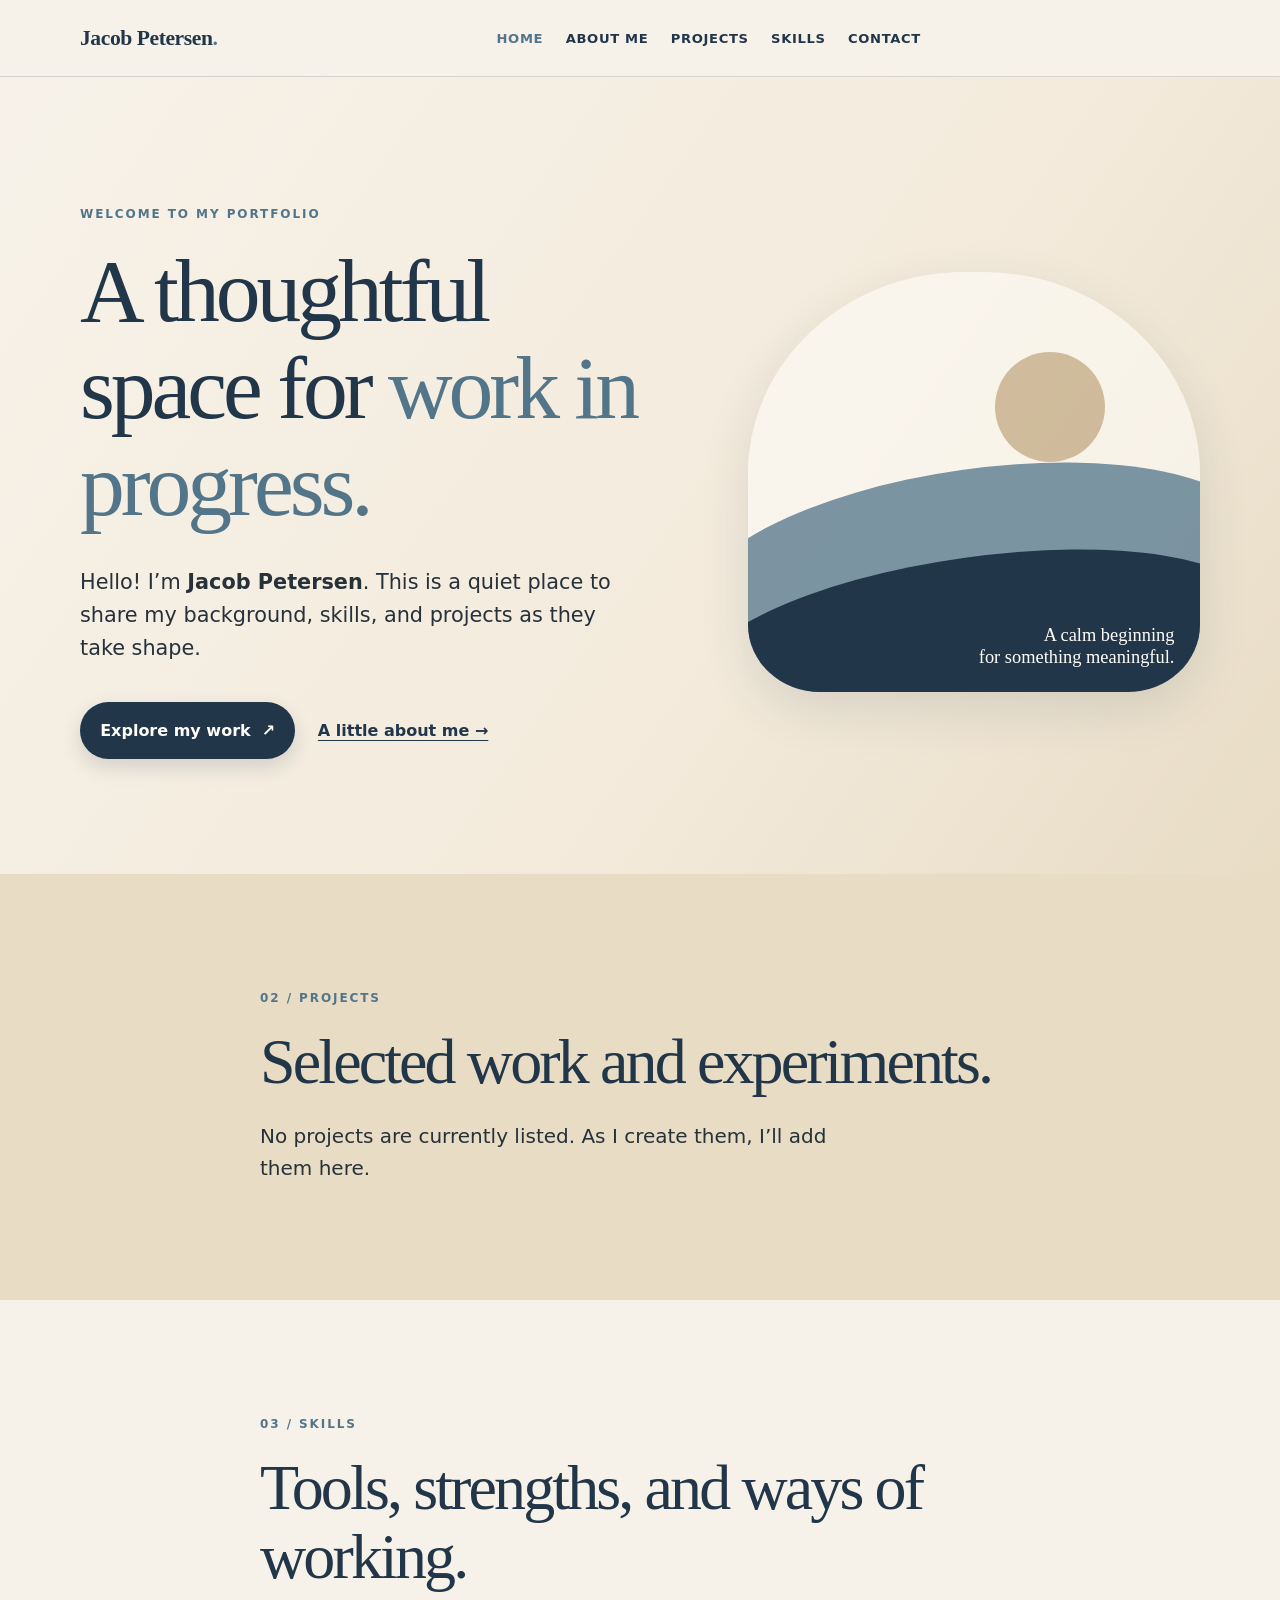
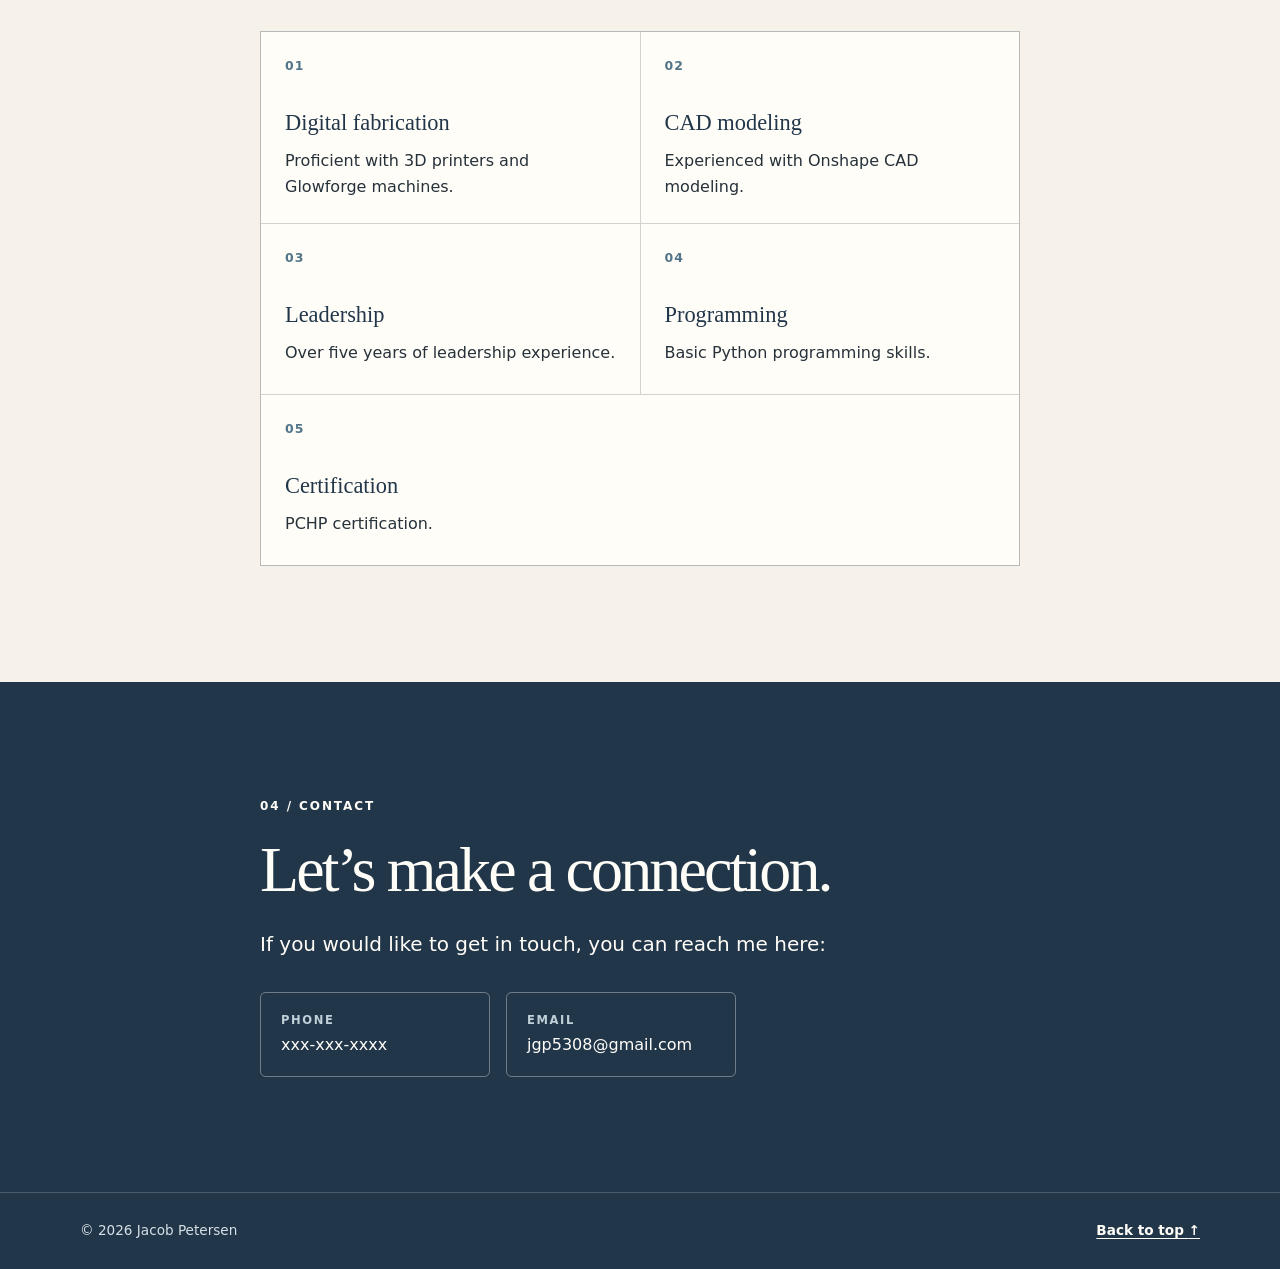
<file: index.html>
<!doctype html>
<html lang="en">
  <head>
    <meta charset="utf-8" />
    <meta name="viewport" content="width=device-width, initial-scale=1" />
    <meta
      name="description"
      content="A personal portfolio homepage. Personal details and project content will be added soon."
    />
    <title>Portfolio | Home</title>
    <link rel="stylesheet" href="styles.css" />
  </head>
  <body>
    <a class="skip-link" href="#main-content">Skip to main content</a>

    <header class="site-header">
      <div class="container header-inner">
        <a class="brand" href="#home" aria-label="Portfolio home">Jacob Petersen<span>.</span></a>
        <div class="header-controls">
          <button class="menu-toggle" type="button" aria-expanded="false" aria-controls="primary-menu">Menu</button>
        </div>
        <nav aria-label="Primary navigation">
          <ul class="nav-list" id="primary-menu">
            <li><a class="nav-link active" href="#home" aria-current="page">Home</a></li>
            <li><a class="nav-link" href="about.html">About Me</a></li>
            <li><a class="nav-link" href="#projects">Projects</a></li>
            <li><a class="nav-link" href="#skills">Skills</a></li>
            <li><a class="nav-link" href="#contact">Contact</a></li>
          </ul>
        </nav>
      </div>
    </header>

    <main id="main-content">
      <section class="hero" id="home" aria-labelledby="hero-title">
        <div class="container hero-grid">
          <div class="hero-copy">
            <p class="eyebrow">Welcome to my portfolio</p>
            <h1 id="hero-title">A thoughtful space for <em>work in progress.</em></h1>
            <p class="hero-intro">
              Hello! I’m <strong>Jacob Petersen</strong>. This is a quiet place to share my background,
              skills, and projects as they take shape.
            </p>
            <div class="hero-actions" aria-label="Portfolio shortcuts">
              <a class="button button-primary" href="#projects">Explore my work <span aria-hidden="true">↗</span></a>
              <a class="text-link" href="about.html">A little about me <span aria-hidden="true">→</span></a>
            </div>
          </div>

          <div class="hero-art" aria-hidden="true">
            <div class="sun"></div>
            <div class="wave wave-back"></div>
            <div class="wave wave-front"></div>
            <div class="hero-caption">A calm beginning<br />for something meaningful.</div>
          </div>
        </div>
      </section>

      <section class="section section-sand" id="projects" aria-labelledby="projects-title">
        <div class="container narrow-section">
          <p class="eyebrow">02 / Projects</p>
          <h2 id="projects-title">Selected work and experiments.</h2>
          <p class="section-lede">No projects are currently listed. As I create them, I’ll add them here.</p>
        </div>
      </section>

      <section class="section section-light" id="skills" aria-labelledby="skills-title">
        <div class="container narrow-section">
          <p class="eyebrow">03 / Skills</p>
          <h2 id="skills-title">Tools, strengths, and ways of working.</h2>
          <div class="skill-grid" aria-label="Jacob Petersen's skills">
            <article class="skill-card">
              <p class="skill-number">01</p>
              <h3>Digital fabrication</h3>
              <p>Proficient with 3D printers and Glowforge machines.</p>
            </article>
            <article class="skill-card">
              <p class="skill-number">02</p>
              <h3>CAD modeling</h3>
              <p>Experienced with Onshape CAD modeling.</p>
            </article>
            <article class="skill-card">
              <p class="skill-number">03</p>
              <h3>Leadership</h3>
              <p>Over five years of leadership experience.</p>
            </article>
            <article class="skill-card">
              <p class="skill-number">04</p>
              <h3>Programming</h3>
              <p>Basic Python programming skills.</p>
            </article>
            <article class="skill-card">
              <p class="skill-number">05</p>
              <h3>Certification</h3>
              <p>PCHP certification.</p>
            </article>
          </div>
        </div>
      </section>

      <section class="section section-blue" id="contact" aria-labelledby="contact-title">
        <div class="container narrow-section">
          <p class="eyebrow">04 / Contact</p>
          <h2 id="contact-title">Let’s make a connection.</h2>
          <p class="section-lede">If you would like to get in touch, you can reach me here:</p>
          <div class="contact-links" aria-label="Contact information">
            <div class="contact-link">
              <span class="contact-label">Phone</span>
              <span>xxx-xxx-xxxx</span>
            </div>
            <a class="contact-link" href="mailto:jgp5308@gmail.com">
              <span class="contact-label">Email</span>
              <span>jgp5308@gmail.com</span>
            </a>
          </div>
        </div>
      </section>
    </main>

    <footer class="site-footer">
      <div class="container footer-inner">
        <p>© 2026 Jacob Petersen</p>
        <a class="text-link" href="#home">Back to top <span aria-hidden="true">↑</span></a>
      </div>
    </footer>
    <script src="script.js" defer></script>
  </body>
</html>
</file>
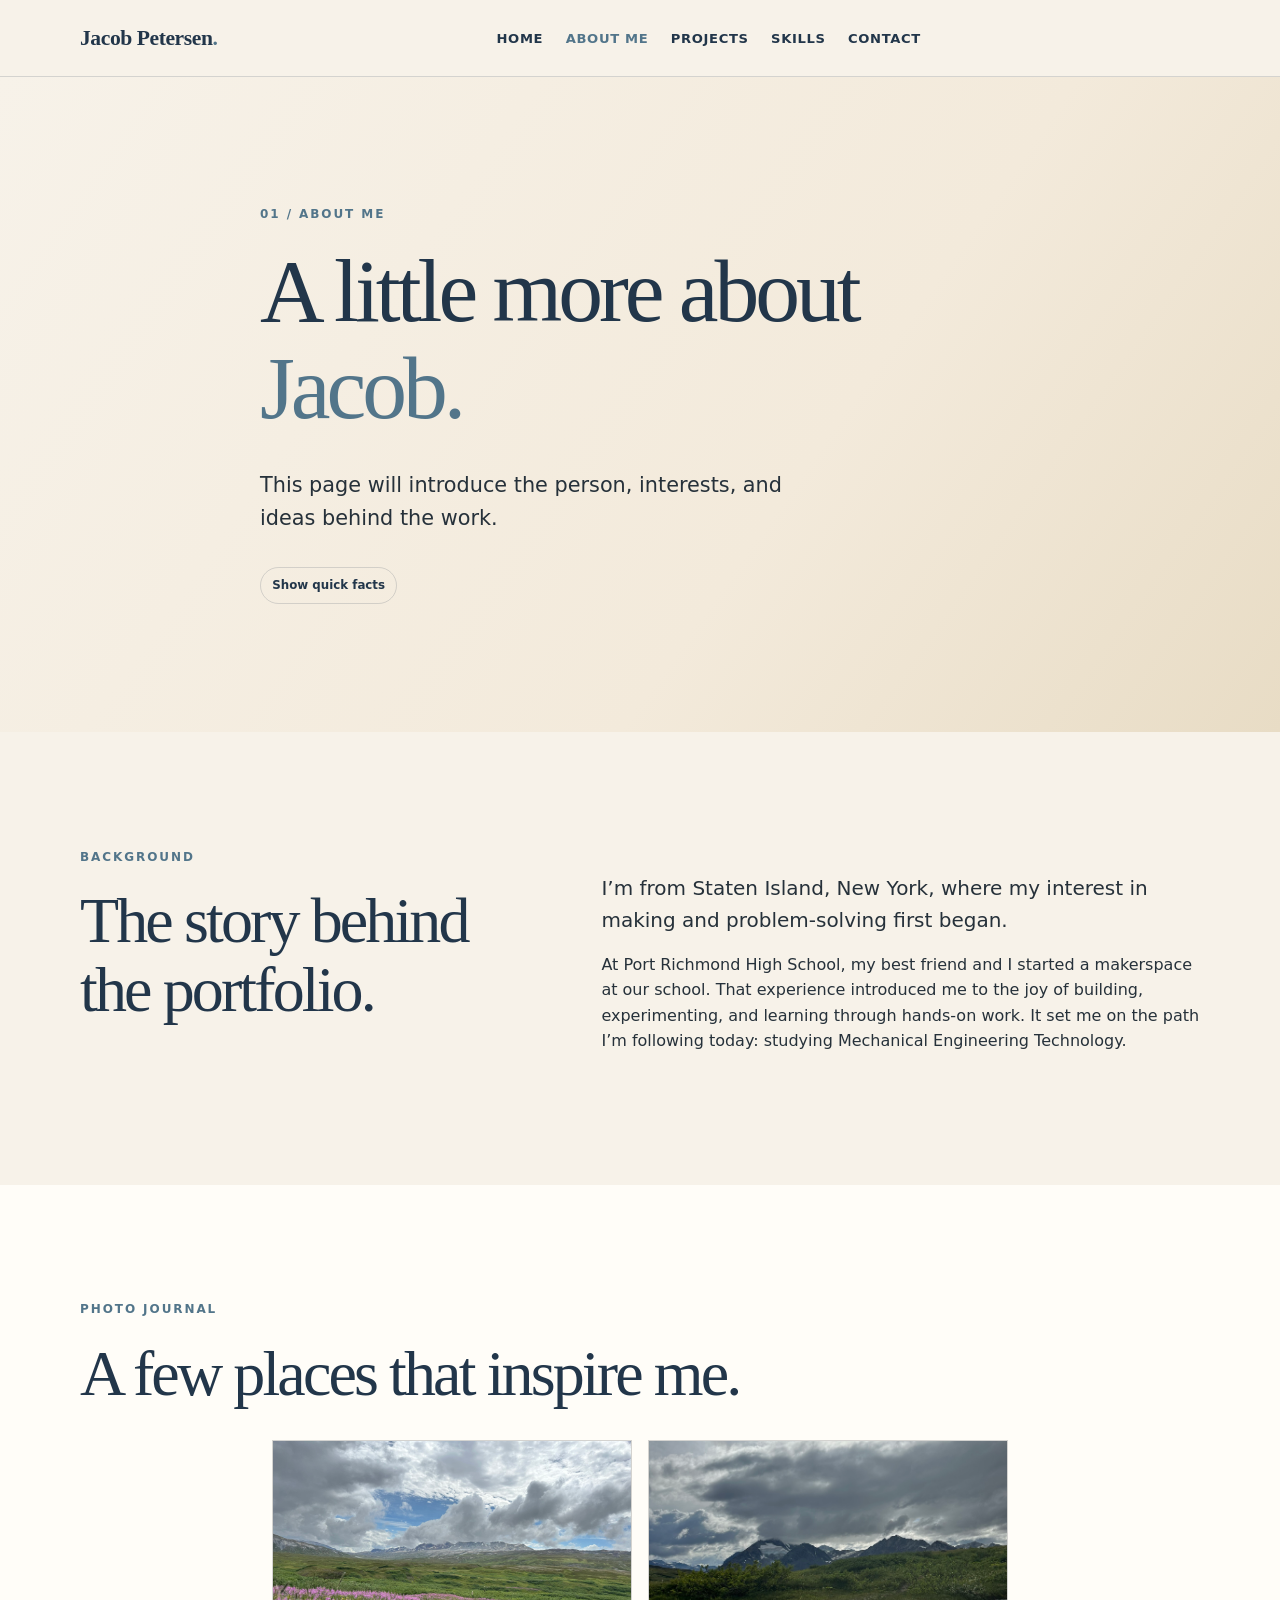
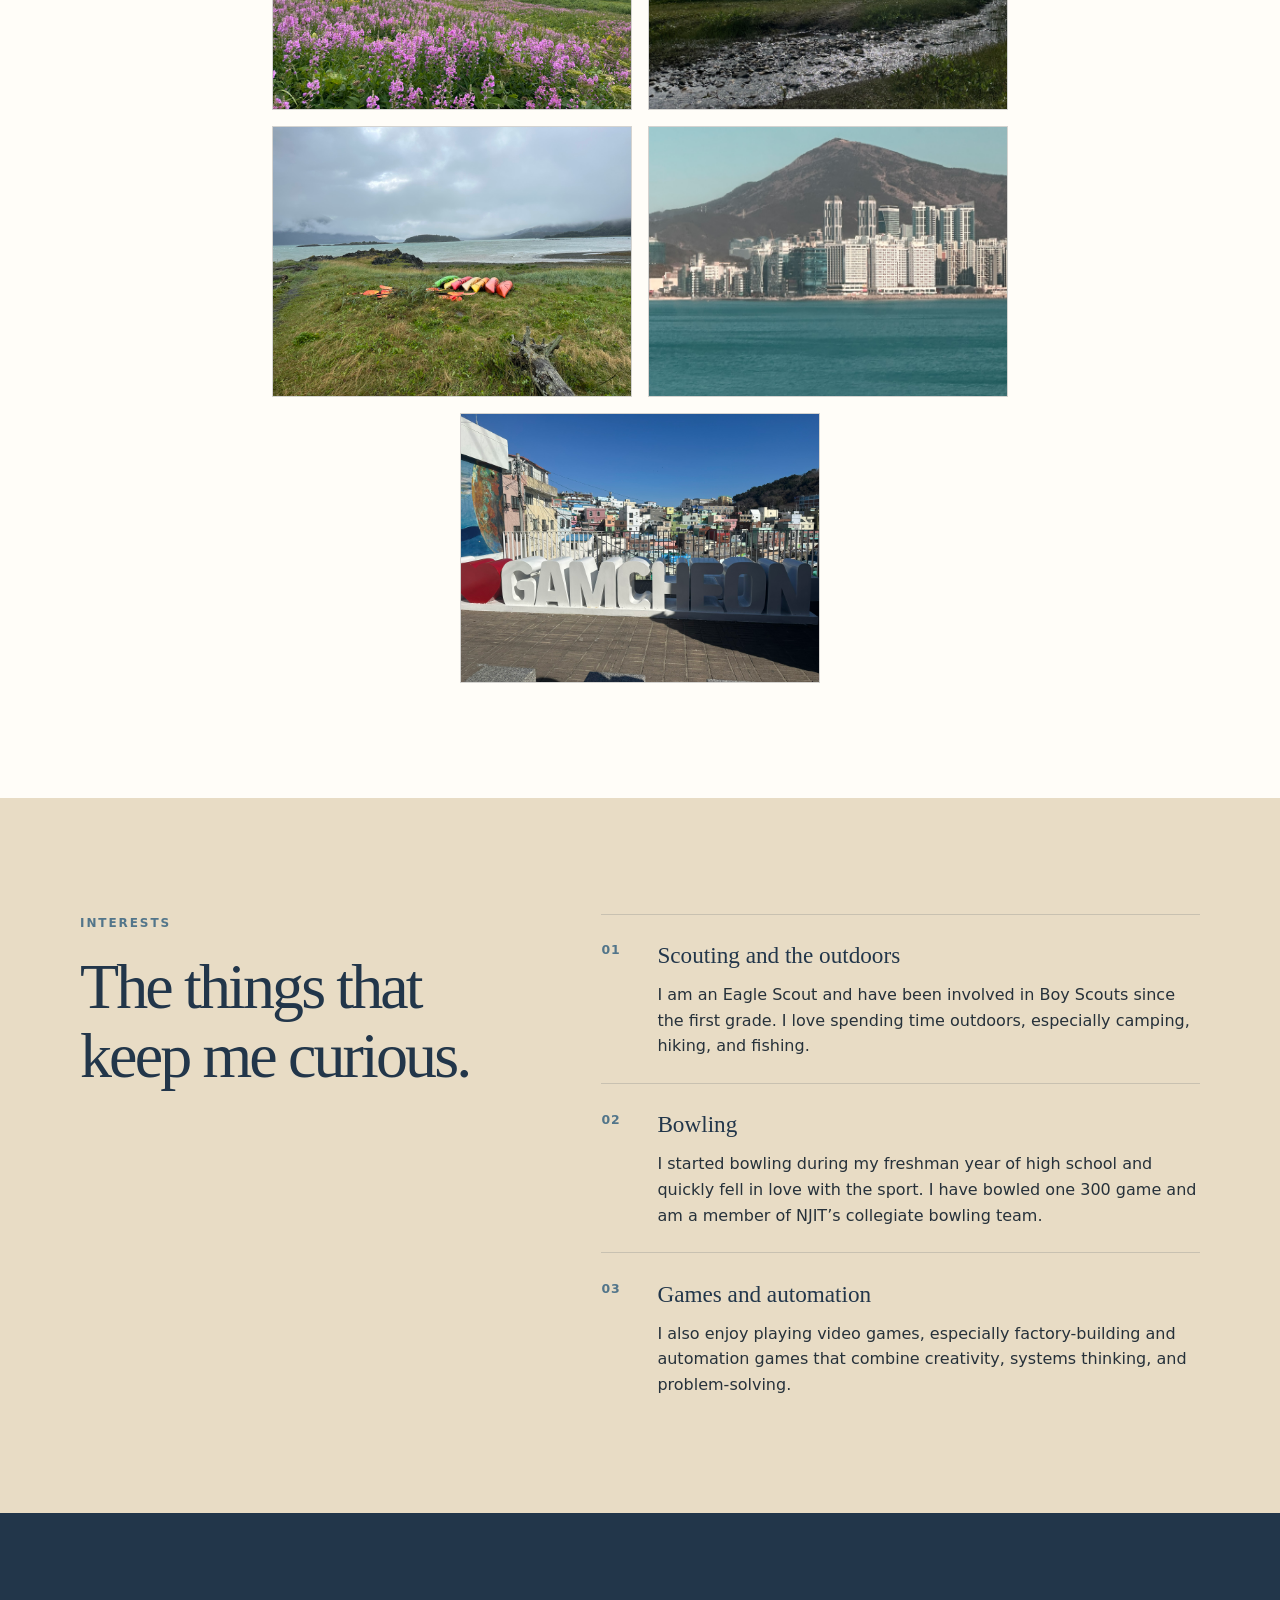
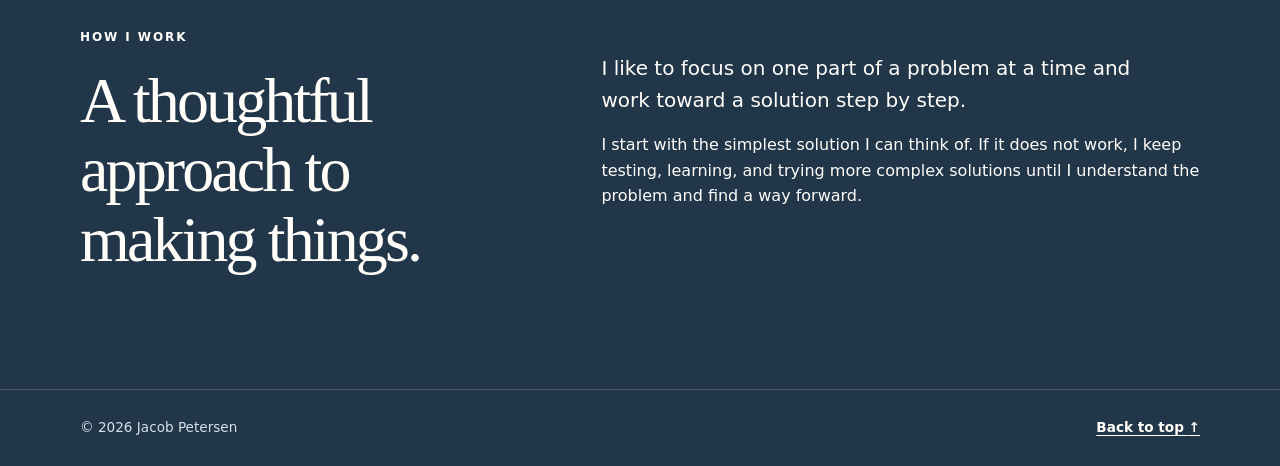
<file: about.html>
<!doctype html>
<html lang="en">
  <head>
    <meta charset="utf-8" />
    <meta name="viewport" content="width=device-width, initial-scale=1" />
    <meta
      name="description"
      content="About Jacob Petersen — background, interests, and ways of working."
    />
    <title>About Me | Jacob Petersen</title>
    <link rel="stylesheet" href="styles.css" />
  </head>
  <body>
    <a class="skip-link" href="#main-content">Skip to main content</a>

    <header class="site-header">
      <div class="container header-inner">
        <a class="brand" href="index.html#home" aria-label="Jacob Petersen portfolio home">Jacob Petersen<span>.</span></a>
        <div class="header-controls">
          <button class="menu-toggle" type="button" aria-expanded="false" aria-controls="primary-menu">Menu</button>
        </div>
        <nav aria-label="Primary navigation">
          <ul class="nav-list" id="primary-menu">
            <li><a class="nav-link" href="index.html#home">Home</a></li>
            <li><a class="nav-link active" href="about.html" aria-current="page">About Me</a></li>
            <li><a class="nav-link" href="index.html#projects">Projects</a></li>
            <li><a class="nav-link" href="index.html#skills">Skills</a></li>
            <li><a class="nav-link" href="index.html#contact">Contact</a></li>
          </ul>
        </nav>
      </div>
    </header>

    <main id="main-content">
      <section class="page-hero" aria-labelledby="about-title">
        <div class="container narrow-section">
          <p class="eyebrow">01 / About me</p>
          <h1 id="about-title">A little more about <em>Jacob.</em></h1>
          <p class="hero-intro">This page will introduce the person, interests, and ideas behind the work.</p>
          <div class="facts-module">
            <button class="facts-toggle" type="button" aria-expanded="false" aria-controls="quick-facts">Show quick facts</button>
            <div class="facts-panel" id="quick-facts" hidden>
              <div class="fact-card"><span>From</span><strong>Staten Island, NY</strong></div>
              <div class="fact-card"><span>Studying</span><strong>Mechanical Engineering Technology</strong></div>
              <div class="fact-card"><span>Known for</span><strong>Makerspaces, bowling, and building</strong></div>
            </div>
          </div>
        </div>
      </section>

      <section class="section section-light" aria-labelledby="story-title">
        <div class="container about-grid">
          <div>
            <p class="eyebrow">Background</p>
            <h2 id="story-title">The story behind the portfolio.</h2>
          </div>
          <div class="about-copy">
            <p class="section-lede">I’m from Staten Island, New York, where my interest in making and problem-solving first began.</p>
            <p>At Port Richmond High School, my best friend and I started a makerspace at our school. That experience introduced me to the joy of building, experimenting, and learning through hands-on work. It set me on the path I’m following today: studying Mechanical Engineering Technology.</p>
          </div>
        </div>
      </section>

      <section class="section section-gallery" aria-labelledby="gallery-title">
        <div class="container">
          <p class="eyebrow">Photo journal</p>
          <h2 id="gallery-title">A few places that inspire me.</h2>
          <div class="photo-grid">
            <figure class="photo-card">
              <img src="images/mountain-wildflowers.jpg" alt="A wide mountain valley covered in pink wildflowers beneath a cloudy sky" loading="lazy">
            </figure>
            <figure class="photo-card">
              <img src="images/mountain-stream.jpg" alt="A clear stream flowing through a green valley with mountains in the distance" loading="lazy">
            </figure>
            <figure class="photo-card">
              <img src="images/coastal-landscape.jpg" alt="A misty coastal landscape with a small island and colorful boats in the grass" loading="lazy">
            </figure>
            <figure class="photo-card">
              <img src="images/mountain-city.jpg" alt="A city across blue water with a large mountain behind it" loading="lazy">
            </figure>
            <figure class="photo-card">
              <img src="images/colorful-hillside.jpg" alt="A colorful hillside neighborhood viewed from a rooftop under a clear blue sky" loading="lazy">
            </figure>
          </div>
        </div>
      </section>

      <section class="section section-sand" aria-labelledby="interests-title">
        <div class="container about-grid">
          <div>
            <p class="eyebrow">Interests</p>
            <h2 id="interests-title">The things that keep me curious.</h2>
          </div>
          <div class="about-copy">
            <div class="interest-list">
              <article class="interest-item">
                <p class="interest-number">01</p>
                <div>
                  <h3>Scouting and the outdoors</h3>
                  <p>I am an Eagle Scout and have been involved in Boy Scouts since the first grade. I love spending time outdoors, especially camping, hiking, and fishing.</p>
                </div>
              </article>
              <article class="interest-item">
                <p class="interest-number">02</p>
                <div>
                  <h3>Bowling</h3>
                  <p>I started bowling during my freshman year of high school and quickly fell in love with the sport. I have bowled one 300 game and am a member of NJIT’s collegiate bowling team.</p>
                </div>
              </article>
              <article class="interest-item">
                <p class="interest-number">03</p>
                <div>
                  <h3>Games and automation</h3>
                  <p>I also enjoy playing video games, especially factory-building and automation games that combine creativity, systems thinking, and problem-solving.</p>
                </div>
              </article>
            </div>
          </div>
        </div>
      </section>

      <section class="section section-blue" aria-labelledby="values-title">
        <div class="container about-grid">
          <div>
            <p class="eyebrow">How I work</p>
            <h2 id="values-title">A thoughtful approach to making things.</h2>
          </div>
          <div class="about-copy">
            <p class="section-lede">I like to focus on one part of a problem at a time and work toward a solution step by step.</p>
            <p>I start with the simplest solution I can think of. If it does not work, I keep testing, learning, and trying more complex solutions until I understand the problem and find a way forward.</p>
          </div>
        </div>
      </section>
    </main>

    <footer class="site-footer">
      <div class="container footer-inner">
        <p>© 2026 Jacob Petersen</p>
        <a class="text-link" href="#main-content">Back to top <span aria-hidden="true">↑</span></a>
      </div>
    </footer>
    <script src="script.js" defer></script>
  </body>
</html>
</file>
<file: styles.css>
:root {
  --paper: #f7f2e9;
  --sand: #e8dcc5;
  --tan: #c6ae89;
  --navy: #22364a;
  --ocean: #52758a;
  --ink: #26313a;
  --white: #fffdf8;
  --line: rgba(34, 54, 74, 0.16);
  --shadow: 0 18px 50px rgba(34, 54, 74, 0.12);
}

* { box-sizing: border-box; }
html { scroll-behavior: smooth; }
body {
  margin: 0;
  color: var(--ink);
  background: var(--paper);
  font-family: Inter, ui-sans-serif, system-ui, -apple-system, BlinkMacSystemFont, "Segoe UI", sans-serif;
  line-height: 1.6;
}

a { color: inherit; }
.container { width: min(1120px, calc(100% - 3rem)); margin: 0 auto; }
.skip-link { position: absolute; left: 1rem; top: -4rem; z-index: 10; padding: .7rem 1rem; background: var(--navy); color: var(--white); }
.skip-link:focus { top: 1rem; }

.site-header { position: sticky; top: 0; z-index: 5; background: rgba(247, 242, 233, .94); border-bottom: 1px solid var(--line); backdrop-filter: blur(12px); }
.header-inner, .footer-inner { display: flex; align-items: center; justify-content: space-between; gap: 2rem; min-height: 76px; }
.header-controls { display: flex; align-items: center; gap: .6rem; order: 3; }
.brand { color: var(--navy); font-family: Georgia, serif; font-size: 1.35rem; font-weight: 700; text-decoration: none; letter-spacing: -.02em; }
.brand span { color: var(--ocean); }
.menu-toggle, .facts-toggle { padding: .5rem .7rem; border: 1px solid var(--line); border-radius: 999px; background: transparent; color: var(--navy); cursor: pointer; font: inherit; font-size: .74rem; font-weight: 750; }
.menu-toggle:hover, .menu-toggle:focus-visible, .facts-toggle:hover, .facts-toggle:focus-visible { border-color: var(--ocean); color: var(--ocean); }
.menu-toggle { display: none; }
.nav-list { display: flex; flex-wrap: wrap; gap: 1.4rem; padding: 0; margin: 0; list-style: none; }
.nav-link { color: var(--navy); font-size: .82rem; font-weight: 700; text-decoration: none; letter-spacing: .05em; text-transform: uppercase; }
.nav-link:hover, .nav-link:focus-visible, .nav-link.active { color: var(--ocean); }

.hero { overflow: hidden; padding: clamp(5rem, 10vw, 8rem) 0 clamp(5rem, 9vw, 8rem); background: linear-gradient(125deg, var(--paper) 0%, #f3eadb 62%, var(--sand) 100%); }
.page-hero { padding: clamp(5rem, 10vw, 8rem) 0; background: linear-gradient(125deg, var(--paper) 0%, #f3eadb 62%, var(--sand) 100%); }
.hero-grid { display: grid; grid-template-columns: minmax(0, 1fr) minmax(280px, .8fr); align-items: center; gap: clamp(3rem, 8vw, 8rem); }
.eyebrow { margin: 0 0 1.2rem; color: var(--ocean); font-size: .75rem; font-weight: 800; letter-spacing: .16em; text-transform: uppercase; }
h1, h2 { margin: 0; color: var(--navy); font-family: Georgia, "Times New Roman", serif; font-weight: 500; letter-spacing: -.045em; line-height: 1.08; }
h1 { max-width: 700px; font-size: clamp(3.3rem, 7vw, 6.2rem); }
h1 em { color: var(--ocean); font-style: normal; }
.hero-intro { max-width: 560px; margin: 2rem 0 0; font-size: clamp(1.08rem, 2vw, 1.3rem); }
.hero-actions { display: flex; flex-wrap: wrap; align-items: center; gap: 1.4rem; margin-top: 2.3rem; }
.button { display: inline-flex; gap: .7rem; align-items: center; padding: .9rem 1.2rem; border: 1px solid transparent; border-radius: 999px; font-weight: 750; text-decoration: none; }
.button-primary { background: var(--navy); color: var(--white); box-shadow: 0 8px 20px rgba(34, 54, 74, .16); }
.button-primary:hover, .button-primary:focus-visible { background: var(--ocean); }
.text-link { color: var(--navy); font-weight: 750; text-decoration-thickness: 1px; text-underline-offset: .25em; }
.text-link:hover, .text-link:focus-visible { color: var(--ocean); }
.placeholder-note { color: #65717a; font-size: .82rem; font-style: italic; }
.hero-copy > .placeholder-note { margin-top: 2.4rem; }

.hero-art { position: relative; min-height: 420px; border-radius: 48% 48% 16% 16%; background: rgba(255, 253, 248, .58); box-shadow: var(--shadow); overflow: hidden; }
.sun { position: absolute; top: 19%; right: 21%; width: 110px; aspect-ratio: 1; border-radius: 50%; background: var(--tan); opacity: .8; }
.wave { position: absolute; left: -12%; width: 125%; border-radius: 50% 50% 0 0; transform: rotate(-8deg); }
.wave-back { bottom: 5%; height: 48%; background: var(--ocean); opacity: .75; }
.wave-front { bottom: -10%; height: 42%; background: var(--navy); }
.hero-caption { position: absolute; right: 1.6rem; bottom: 1.5rem; z-index: 1; color: var(--white); font-family: Georgia, serif; font-size: 1.15rem; line-height: 1.2; text-align: right; }

.section { padding: clamp(5rem, 9vw, 8rem) 0; }
.section-light { background: var(--paper); }
.section-sand { background: var(--sand); }
.section-gallery { background: var(--white); }
.section-blue { background: var(--navy); color: var(--white); }
.narrow-section { max-width: 760px; }
.about-grid { display: grid; grid-template-columns: minmax(180px, .7fr) minmax(0, 1fr); gap: clamp(2rem, 8vw, 8rem); align-items: start; }
.about-copy { max-width: 600px; }
.photo-grid { display: grid; grid-template-columns: repeat(2, minmax(0, 360px)); justify-content: center; gap: 1rem; max-width: 736px; margin: 2rem auto 0; }
.photo-card { margin: 0; overflow: hidden; border: 1px solid var(--line); background: var(--paper); }
.photo-card img { display: block; width: 100%; aspect-ratio: 4 / 3; object-fit: cover; }
.photo-card:last-child { grid-column: 1 / -1; justify-self: center; width: min(100%, 360px); }
.interest-list { display: grid; gap: 1.5rem; }
.interest-item { display: grid; grid-template-columns: 2.5rem 1fr; gap: 1rem; padding-top: 1.4rem; border-top: 1px solid var(--line); }
.interest-number { margin: .2rem 0 0; color: var(--ocean); font-size: .78rem; font-weight: 800; letter-spacing: .08em; }
.interest-item h3 { margin: 0; color: var(--navy); font-family: Georgia, "Times New Roman", serif; font-size: 1.45rem; font-weight: 500; }
.interest-item p:not(.interest-number) { margin: .5rem 0 0; }
h2 { font-size: clamp(2.5rem, 5vw, 4.5rem); }
.section-blue h2, .section-blue .eyebrow { color: var(--white); }
.section-lede { max-width: 580px; margin: 1.5rem 0 0; font-size: 1.25rem; }
.skill-grid { display: grid; grid-template-columns: repeat(2, minmax(0, 1fr)); gap: 1px; margin-top: 2.5rem; overflow: hidden; border: 1px solid var(--line); background: var(--line); }
.skill-card { min-height: 170px; padding: 1.5rem; background: var(--white); }
.skill-card:last-child { grid-column: 1 / -1; }
.skill-number { margin: 0 0 1.8rem; color: var(--ocean); font-size: .78rem; font-weight: 800; letter-spacing: .08em; }
.skill-card h3 { margin: 0; color: var(--navy); font-family: Georgia, "Times New Roman", serif; font-size: 1.4rem; font-weight: 500; }
.skill-card p:last-child { margin: .45rem 0 0; }
.section-blue .placeholder-note { color: #d5e0e5; }
.contact-links { display: flex; flex-wrap: wrap; gap: 1rem; margin-top: 2rem; }
.contact-link { display: grid; gap: .2rem; min-width: 230px; padding: 1.1rem 1.25rem; border: 1px solid rgba(255,255,255,.35); border-radius: .35rem; color: var(--white); text-decoration: none; }
.contact-link:hover, .contact-link:focus-visible { background: rgba(255,255,255,.1); border-color: var(--white); }
.contact-label { color: #bfd0d8; font-size: .72rem; font-weight: 800; letter-spacing: .14em; text-transform: uppercase; }
.site-footer { background: var(--navy); color: #d5e0e5; border-top: 1px solid rgba(255,255,255,.18); }
.site-footer p { margin: 0; font-size: .85rem; }
.site-footer .text-link { color: var(--white); font-size: .85rem; }

.facts-module { margin-top: 2rem; }
.facts-panel { display: grid; grid-template-columns: repeat(3, minmax(0, 1fr)); gap: .75rem; margin-top: 1rem; }
.facts-panel[hidden] { display: none; }
.fact-card { display: grid; gap: .35rem; padding: 1rem; border: 1px solid var(--line); border-radius: .35rem; background: rgba(255, 253, 248, .55); }
.fact-card span { color: var(--ocean); font-size: .7rem; font-weight: 800; letter-spacing: .12em; text-transform: uppercase; }
.fact-card strong { color: var(--navy); font-family: Georgia, "Times New Roman", serif; font-size: 1.05rem; font-weight: 500; line-height: 1.2; }

:focus-visible { outline: 3px solid var(--ocean); outline-offset: 4px; }

@media (max-width: 720px) {
  .container { width: min(100% - 2rem, 1120px); }
  .header-inner { align-items: center; flex-wrap: wrap; gap: .8rem; padding: 1rem 0; }
  .header-controls { margin-left: auto; order: 2; }
  .menu-toggle { display: inline-block; }
  .site-header nav { flex-basis: 100%; order: 3; }
  .nav-list { display: none; flex-direction: column; gap: .65rem; padding-top: .6rem; }
  .nav-list.is-open { display: flex; }
  .nav-list { gap: .65rem 1rem; }
  .nav-link { font-size: .7rem; }
  .hero-grid { grid-template-columns: 1fr; }
  .about-grid { grid-template-columns: 1fr; gap: 1rem; }
  .skill-grid { grid-template-columns: 1fr; }
  .skill-card:last-child { grid-column: auto; }
  .facts-panel { grid-template-columns: 1fr; }
  .photo-grid { grid-template-columns: 1fr; max-width: 360px; }
  .photo-card:last-child { grid-column: auto; width: auto; }
  .hero-art { min-height: 300px; }
  .hero { padding-top: 4.5rem; }
  .footer-inner { min-height: 68px; }
}

@media (prefers-reduced-motion: reduce) {
  html { scroll-behavior: auto; }
}
</file>
